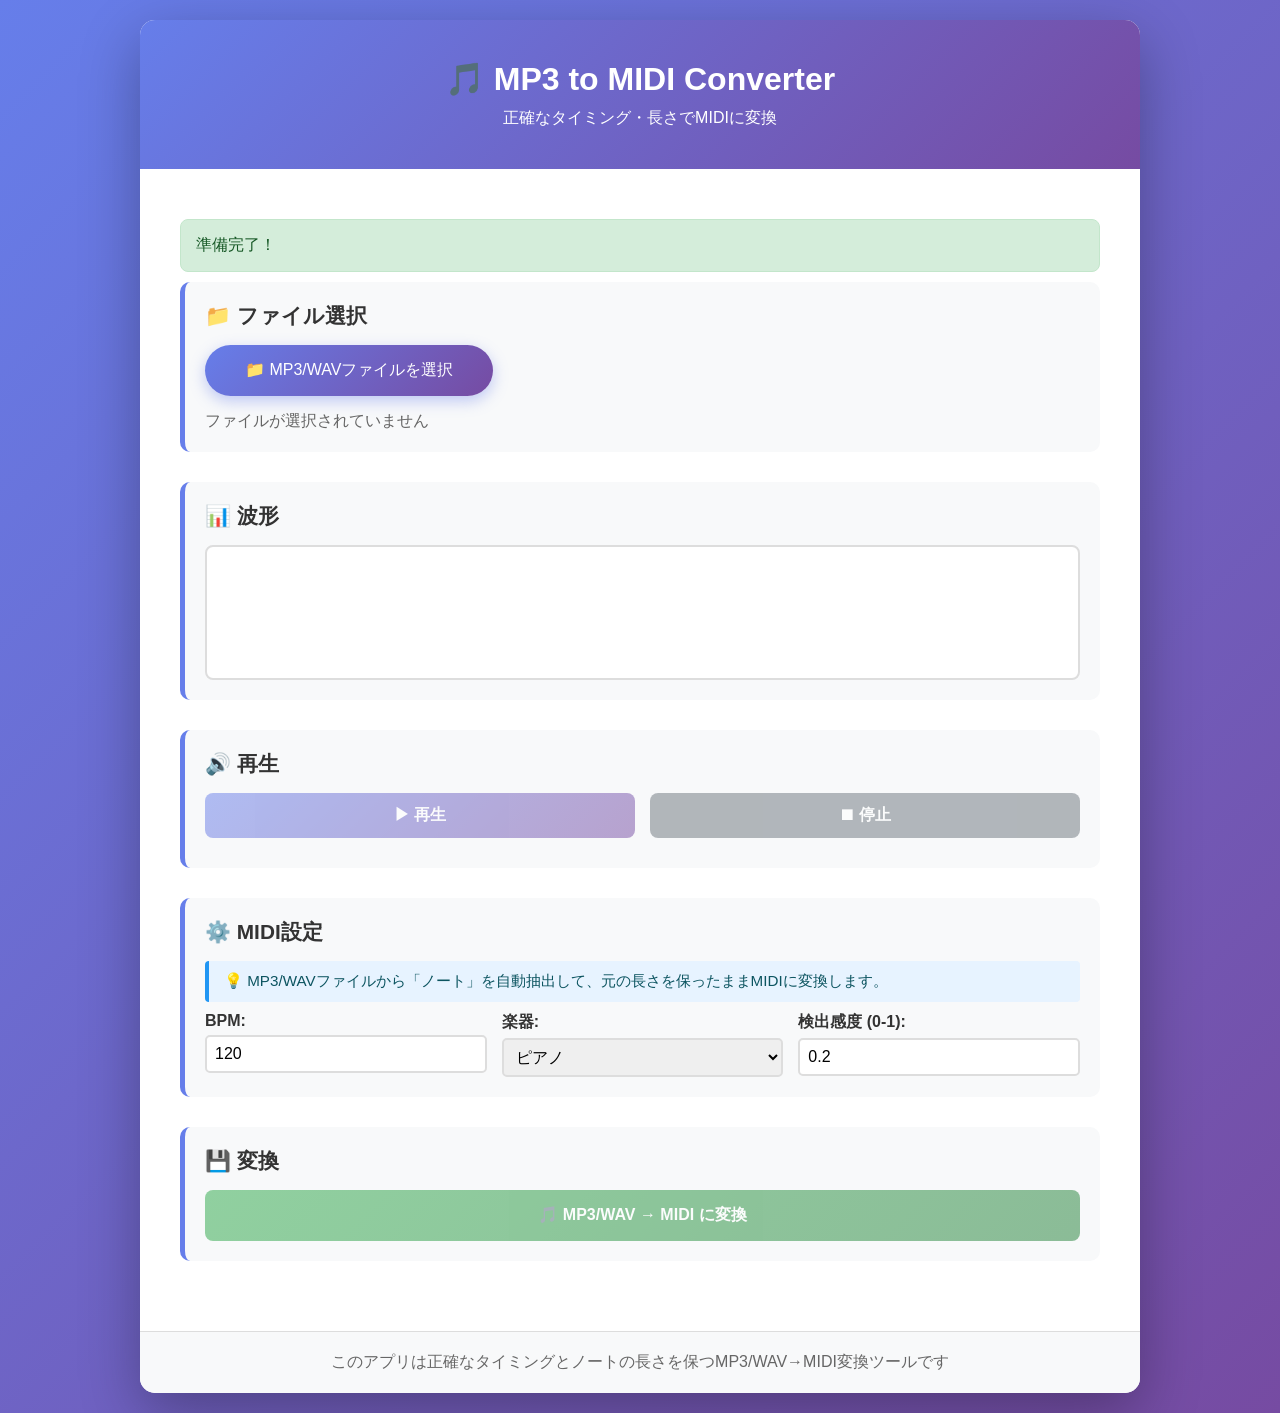
<file: converter.html>
<!DOCTYPE html>
<html lang="ja">
<head>
    <meta charset="UTF-8">
    <meta name="viewport" content="width=device-width, initial-scale=1.0">
    <title>MP3 to MIDI Converter</title>
    <style>
        * {
            margin: 0;
            padding: 0;
            box-sizing: border-box;
        }

        body {
            font-family: 'Segoe UI', Tahoma, Geneva, Verdana, sans-serif;
            background: linear-gradient(135deg, #667eea 0%, #764ba2 100%);
            color: #333;
            min-height: 100vh;
            padding: 20px;
        }

        .container {
            max-width: 1000px;
            margin: 0 auto;
            background: white;
            border-radius: 15px;
            box-shadow: 0 20px 60px rgba(0, 0, 0, 0.3);
            overflow: hidden;
        }

        header {
            background: linear-gradient(135deg, #667eea 0%, #764ba2 100%);
            color: white;
            padding: 40px 20px;
            text-align: center;
        }

        header h1 {
            font-size: 2em;
            margin-bottom: 10px;
        }

        main {
            padding: 40px;
        }

        section {
            margin-bottom: 30px;
            padding: 20px;
            background: #f8f9fa;
            border-radius: 10px;
            border-left: 5px solid #667eea;
        }

        h2 {
            font-size: 1.3em;
            margin-bottom: 15px;
            color: #333;
        }

        .btn-upload {
            background: linear-gradient(135deg, #667eea 0%, #764ba2 100%);
            color: white;
            border: none;
            padding: 15px 40px;
            font-size: 1em;
            border-radius: 50px;
            cursor: pointer;
            box-shadow: 0 5px 15px rgba(102, 126, 234, 0.4);
            transition: all 0.3s ease;
        }

        .btn-upload:hover {
            transform: translateY(-2px);
            box-shadow: 0 8px 20px rgba(102, 126, 234, 0.6);
        }

        .file-name {
            margin-top: 15px;
            color: #666;
        }

        canvas {
            width: 100%;
            height: auto;
            border: 2px solid #ddd;
            border-radius: 8px;
            background: white;
            margin-top: 15px;
            display: block;
        }

        .controls {
            display: grid;
            grid-template-columns: repeat(auto-fit, minmax(150px, 1fr));
            gap: 15px;
            margin-top: 15px;
        }

        .btn {
            padding: 12px 20px;
            border: none;
            border-radius: 8px;
            font-size: 1em;
            cursor: pointer;
            font-weight: 600;
            transition: all 0.3s ease;
        }

        .btn:disabled {
            opacity: 0.5;
            cursor: not-allowed;
        }

        .btn-primary {
            background: linear-gradient(135deg, #667eea 0%, #764ba2 100%);
            color: white;
        }

        .btn-primary:hover:not(:disabled) {
            transform: translateY(-2px);
        }

        .btn-secondary {
            background: #6c757d;
            color: white;
        }

        .btn-success {
            background: linear-gradient(135deg, #28a745 0%, #1e7e34 100%);
            color: white;
        }

        .btn-success:hover:not(:disabled) {
            transform: translateY(-2px);
        }

        .message {
            padding: 15px;
            margin: 10px 0;
            border-radius: 8px;
            display: none;
        }

        .message.success {
            background: #d4edda;
            color: #155724;
            border: 1px solid #c3e6cb;
            display: block;
        }

        .message.error {
            background: #f8d7da;
            color: #721c24;
            border: 1px solid #f5c6cb;
            display: block;
        }

        .settings-grid {
            display: grid;
            grid-template-columns: repeat(auto-fit, minmax(150px, 1fr));
            gap: 15px;
        }

        .setting-item {
            display: flex;
            flex-direction: column;
        }

        .setting-item label {
            font-weight: 600;
            margin-bottom: 5px;
        }

        .setting-item input,
        .setting-item select {
            padding: 8px;
            border: 2px solid #ddd;
            border-radius: 5px;
            font-size: 1em;
        }

        .setting-item input:focus,
        .setting-item select:focus {
            outline: none;
            border-color: #667eea;
        }

        footer {
            background: #f8f9fa;
            padding: 20px;
            text-align: center;
            border-top: 1px solid #ddd;
            color: #666;
        }

        .info-text {
            background: #e7f3ff;
            border-left: 4px solid #2196F3;
            padding: 10px 15px;
            margin: 10px 0;
            border-radius: 4px;
            color: #0c5460;
            font-size: 0.95em;
        }

        @media (max-width: 768px) {
            main {
                padding: 20px;
            }
            section {
                padding: 15px;
            }
            header h1 {
                font-size: 1.5em;
            }
        }
    </style>
</head>
<body>
    <div class="container">
        <header>
            <h1>🎵 MP3 to MIDI Converter</h1>
            <p>正確なタイミング・長さでMIDIに変換</p>
        </header>

        <main>
            <div id="message" class="message"></div>

            <!-- ファイルアップロード -->
            <section>
                <h2>📁 ファイル選択</h2>
                <input type="file" id="audioFile" accept=".mp3,.wav,.m4a" style="display:none;">
                <button class="btn-upload" onclick="selectFile()">
                    📁 MP3/WAVファイルを選択
                </button>
                <p id="fileName" class="file-name">ファイルが選択されていません</p>
            </section>

            <!-- 波形表示 -->
            <section>
                <h2>📊 波形</h2>
                <canvas id="waveform" width="800" height="120"></canvas>
            </section>

            <!-- 再生コントロール -->
            <section>
                <h2>🔊 再生</h2>
                <div class="controls">
                    <button id="playBtn" class="btn btn-primary" onclick="playAudio()" disabled>
                        ▶ 再生
                    </button>
                    <button id="stopBtn" class="btn btn-secondary" onclick="stopAudio()" disabled>
                        ⏹ 停止
                    </button>
                </div>
                <p id="timeInfo" class="file-name" style="margin-top: 10px;"></p>
            </section>

            <!-- MIDI生成設定 -->
            <section>
                <h2>⚙️ MIDI設定</h2>
                <div class="info-text">
                    💡 MP3/WAVファイルから「ノート」を自動抽出して、元の長さを保ったままMIDIに変換します。
                </div>
                <div class="settings-grid">
                    <div class="setting-item">
                        <label for="bpmInput">BPM:</label>
                        <input type="number" id="bpmInput" value="120" min="40" max="300">
                    </div>
                    <div class="setting-item">
                        <label for="instrumentSelect">楽器:</label>
                        <select id="instrumentSelect">
                            <option value="0">ピアノ</option>
                            <option value="24">ギター</option>
                            <option value="32">ベース</option>
                            <option value="40">バイオリン</option>
                            <option value="48">弦楽器</option>
                        </select>
                    </div>
                    <div class="setting-item">
                        <label for="thresholdInput">検出感度 (0-1):</label>
                        <input type="number" id="thresholdInput" value="0.2" min="0" max="1" step="0.05">
                    </div>
                </div>
            </section>

            <!-- 変換ボタン -->
            <section>
                <h2>💾 変換</h2>
                <button id="convertBtn" class="btn btn-success" onclick="convertToMIDI()" disabled style="width: 100%; padding: 15px;">
                    🎵 MP3/WAV → MIDI に変換
                </button>
            </section>
        </main>

        <footer>
            <p>このアプリは正確なタイミングとノートの長さを保つMP3/WAV→MIDI変換ツールです</p>
        </footer>
    </div>

    <script>
        let audioContext;
        let audioBuffer;
        let audioSource;
        let startTime;
        let pauseTime = 0;
        let isPlaying = false;

        // ページ読み込み時の初期化
        window.addEventListener('load', () => {
            try {
                const AudioContext = window.AudioContext || window.webkitAudioContext;
                audioContext = new AudioContext();
                showMessage('準備完了！', 'success');
            } catch(e) {
                showMessage('Web Audio APIが利用できません', 'error');
            }
        });

        // メッセージ表示
        function showMessage(text, type = 'success') {
            const el = document.getElementById('message');
            el.textContent = text;
            el.className = 'message ' + type;
            setTimeout(() => { el.className = 'message'; }, 5000);
        }

        // ファイル選択
        function selectFile() {
            document.getElementById('audioFile').click();
        }

        // ファイルアップロード処理
        document.getElementById('audioFile').addEventListener('change', (e) => {
            const file = e.target.files[0];
            if (!file) return;

            document.getElementById('fileName').textContent = '📄 ' + file.name;
            showMessage('ファイルを読み込み中...', 'success');

            const reader = new FileReader();
            reader.onload = (evt) => {
                audioContext.decodeAudioData(
                    evt.target.result,
                    (buffer) => {
                        audioBuffer = buffer;
                        drawWaveform(buffer);
                        document.getElementById('playBtn').disabled = false;
                        document.getElementById('convertBtn').disabled = false;
                        updateTimeInfo();
                        showMessage('ファイルが読み込まれました！', 'success');
                    },
                    (err) => {
                        showMessage('デコードエラー：' + err, 'error');
                    }
                );
            };
            reader.readAsArrayBuffer(file);
        });

        // 波形描画
        function drawWaveform(buffer) {
            const canvas = document.getElementById('waveform');
            const ctx = canvas.getContext('2d');
            const data = buffer.getChannelData(0);

            ctx.fillStyle = '#f8f9fa';
            ctx.fillRect(0, 0, canvas.width, canvas.height);

            ctx.strokeStyle = '#667eea';
            ctx.lineWidth = 1;
            ctx.beginPath();

            const step = Math.ceil(data.length / canvas.width);
            const amp = canvas.height / 2;

            for (let i = 0; i < canvas.width; i++) {
                let min = 0, max = 0;
                for (let j = i * step; j < (i + 1) * step && j < data.length; j++) {
                    min = Math.min(min, data[j]);
                    max = Math.max(max, data[j]);
                }
                const y = amp + min * amp;
                if (i === 0) ctx.moveTo(i, y);
                else ctx.lineTo(i, y);
            }
            ctx.stroke();
        }

        // 時間情報の表示
        function updateTimeInfo() {
            if (!audioBuffer) return;
            const duration = audioBuffer.duration;
            const minutes = Math.floor(duration / 60);
            const seconds = Math.floor(duration % 60);
            document.getElementById('timeInfo').textContent = 
                `⏱️ 長さ: ${minutes}:${seconds.toString().padStart(2, '0')} (${duration.toFixed(2)}秒)`;
        }

        // 再生
        function playAudio() {
            if (!audioBuffer || isPlaying) return;

            if (audioContext.state === 'suspended') {
                audioContext.resume();
            }

            try {
                audioSource = audioContext.createBufferSource();
                audioSource.buffer = audioBuffer;
                audioSource.connect(audioContext.destination);
                
                startTime = audioContext.currentTime - pauseTime;
                audioSource.start(0, pauseTime);

                document.getElementById('playBtn').disabled = true;
                document.getElementById('stopBtn').disabled = false;
                isPlaying = true;

                audioSource.onended = () => {
                    resetPlayState();
                };

                showMessage('再生中...', 'success');
            } catch(e) {
                showMessage('再生エラー: ' + e.message, 'error');
            }
        }

        // 停止
        function stopAudio() {
            if (audioSource) {
                audioSource.stop();
            }
            resetPlayState();
            pauseTime = 0;
            showMessage('停止', 'success');
        }

        function resetPlayState() {
            document.getElementById('playBtn').disabled = false;
            document.getElementById('stopBtn').disabled = true;
            isPlaying = false;
        }

        // MIDI変換メイン処理
        function convertToMIDI() {
            if (!audioBuffer) {
                showMessage('ファイルを選択してください', 'error');
                return;
            }

            try {
                showMessage('MIDIを生成中...', 'success');

                const bpm = parseInt(document.getElementById('bpmInput').value);
                const instrument = parseInt(document.getElementById('instrumentSelect').value);
                const threshold = parseFloat(document.getElementById('thresholdInput').value);

                // ノートを抽出
                const notes = extractNotes(audioBuffer, bpm, threshold);
                console.log('抽出されたノート数:', notes.length);
                console.log('ノートの詳細:', notes.slice(0, 5));

                // MIDIファイルを生成
                const midiData = generateMIDI(notes, bpm, instrument, audioBuffer.duration);

                // ダウンロード
                downloadMIDI(midiData, 'converted.mid');

                showMessage(`✅ MIDI生成完了！${notes.length}個のノートを変換しました。`, 'success');
            } catch (e) {
                console.error(e);
                showMessage('エラー：' + e.message, 'error');
            }
        }

        // オーディオからノートを抽出
        function extractNotes(buffer, bpm, threshold) {
            const notes = [];
            const data = buffer.getChannelData(0);
            const sampleRate = buffer.sampleRate;
            const totalDuration = buffer.duration;

            // 時間窓のサイズ（デフォルト50ms）
            const windowSize = Math.floor(sampleRate * 0.05);
            const hopSize = Math.floor(sampleRate * 0.025); // 25msずつスライド

            let currentTime = 0;

            for (let i = 0; i < data.length - windowSize; i += hopSize) {
                // RMS（音量）を計算
                let sum = 0;
                for (let j = 0; j < windowSize; j++) {
                    sum += data[i + j] * data[i + j];
                }
                const rms = Math.sqrt(sum / windowSize);

                // しきい値を超えた場合だけ周波数を推定
                if (rms > threshold) {
                    const freq = estimateFrequency(data, i, windowSize, sampleRate);

                    if (freq > 50 && freq < 4000) { // 有効な周波数範囲
                        const note = frequencyToMidiNote(freq);
                        const velocity = Math.min(127, Math.max(20, Math.round(rms * 300)));

                        // 同じノートが続く場合は長さを延ばす
                        if (notes.length > 0 && notes[notes.length - 1].note === note) {
                            notes[notes.length - 1].durationSamples += hopSize;
                        } else {
                            notes.push({
                                note,
                                velocity,
                                startSamples: i,
                                durationSamples: hopSize,
                                startTime: i / sampleRate
                            });
                        }
                    }
                }
            }

            return notes;
        }

        // 周波数を推定（オートコリレーション法）
        function estimateFrequency(data, startIndex, windowSize, sampleRate) {
            const maxLag = Math.floor(sampleRate / 50); // 50Hzまで
            let bestCorrelation = 0;
            let bestLag = 1;

            // ウィンドウをコピー
            const window = [];
            for (let i = 0; i < Math.min(windowSize, data.length - startIndex); i++) {
                window.push(data[startIndex + i]);
            }

            // オートコリレーションを計算
            for (let lag = 1; lag < Math.min(maxLag, window.length / 2); lag++) {
                let correlation = 0;
                for (let i = 0; i < window.length - lag; i++) {
                    correlation += window[i] * window[i + lag];
                }
                if (correlation > bestCorrelation) {
                    bestCorrelation = correlation;
                    bestLag = lag;
                }
            }

            if (bestLag > 0) {
                return sampleRate / bestLag;
            }
            return 0;
        }

        // 周波数からMIDIノート番号に変換
        function frequencyToMidiNote(freq) {
            if (freq <= 0) return 60;
            // MIDI note = 69 + 12 * log2(f / 440)
            const note = Math.round(12 * Math.log2(freq / 440) + 69);
            return Math.max(0, Math.min(127, note));
        }

        // MIDI生成
        function generateMIDI(notes, bpm, instrument, totalDuration) {
            const ticksPerBeat = 480;
            const secondsPerBeat = 60 / bpm;
            const trackData = [];

            // Set tempo
            const tempo = Math.round(60000000 / bpm);
            trackData.push(0x00, 0xFF, 0x51, 0x03);
            trackData.push((tempo >> 16) & 0xFF, (tempo >> 8) & 0xFF, tempo & 0xFF);

            // Program change
            trackData.push(0x00, 0xC0, instrument);

            let lastTick = 0;

            // ノートを追加
            for (const note of notes) {
                const tick = Math.round((note.startTime / secondsPerBeat) * ticksPerBeat);
                const durationTicks = Math.round((note.durationSamples / (note.durationSamples + 1)) * ticksPerBeat * 0.5);

                // Note on
                const deltaTime = tick - lastTick;
                trackData.push(...encodeVariableLength(deltaTime));
                trackData.push(0x90, note.note, note.velocity);

                // Note off
                trackData.push(...encodeVariableLength(Math.max(1, durationTicks)));
                trackData.push(0x80, note.note, 0x40);

                lastTick = tick + Math.max(1, durationTicks);
            }

            // 最後に時間を足す
            const endTick = Math.round((totalDuration / secondsPerBeat) * ticksPerBeat);
            const finalDelta = Math.max(1, endTick - lastTick);
            trackData.push(...encodeVariableLength(finalDelta));

            // End of track
            trackData.push(0x00, 0xFF, 0x2F, 0x00);

            // MIDIファイルの完成
            const data = [];
            data.push(0x4D, 0x54, 0x68, 0x64); // "MThd"
            data.push(0x00, 0x00, 0x00, 0x06); // Header length
            data.push(0x00, 0x00); // Format 0
            data.push(0x00, 0x01); // 1 track
            data.push((ticksPerBeat >> 8) & 0xFF, ticksPerBeat & 0xFF); // Ticks per beat

            data.push(0x4D, 0x54, 0x72, 0x6B); // "MTrk"
            data.push(...encodeLength(trackData.length)); // Track length
            data.push(...trackData);

            return new Uint8Array(data);
        }

        // Variable length quantity
        function encodeVariableLength(value) {
            const bytes = [];
            bytes.unshift(value & 0x7F);
            value >>= 7;
            while (value > 0) {
                bytes.unshift((value & 0x7F) | 0x80);
                value >>= 7;
            }
            return bytes;
        }

        // 32-bit length encoding
        function encodeLength(length) {
            return [
                (length >> 24) & 0xFF,
                (length >> 16) & 0xFF,
                (length >> 8) & 0xFF,
                length & 0xFF
            ];
        }

        // MIDIダウンロード
        function downloadMIDI(data, filename) {
            const blob = new Blob([data], { type: 'audio/midi' });
            const url = URL.createObjectURL(blob);
            const a = document.createElement('a');
            a.href = url;
            a.download = filename;
            document.body.appendChild(a);
            a.click();
            document.body.removeChild(a);
            URL.revokeObjectURL(url);
        }
    </script>
</body>
</html>
</file>
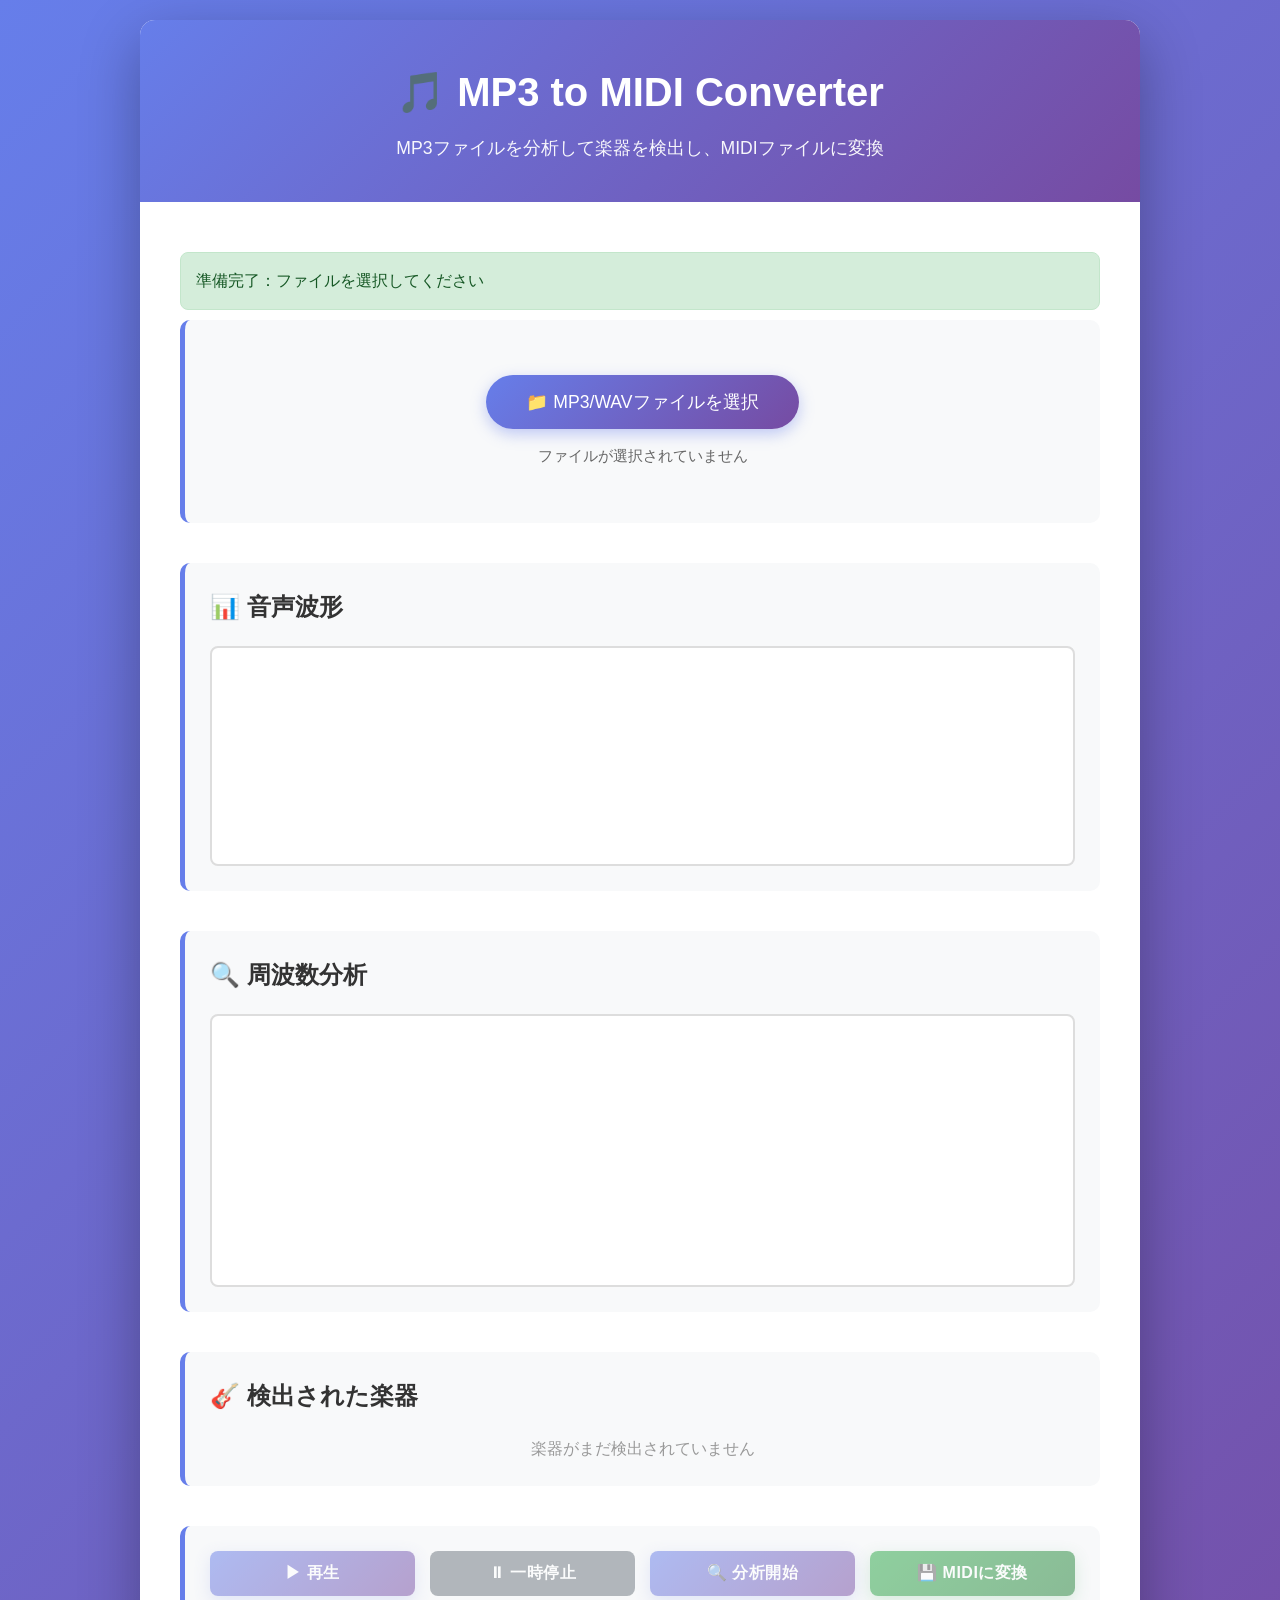
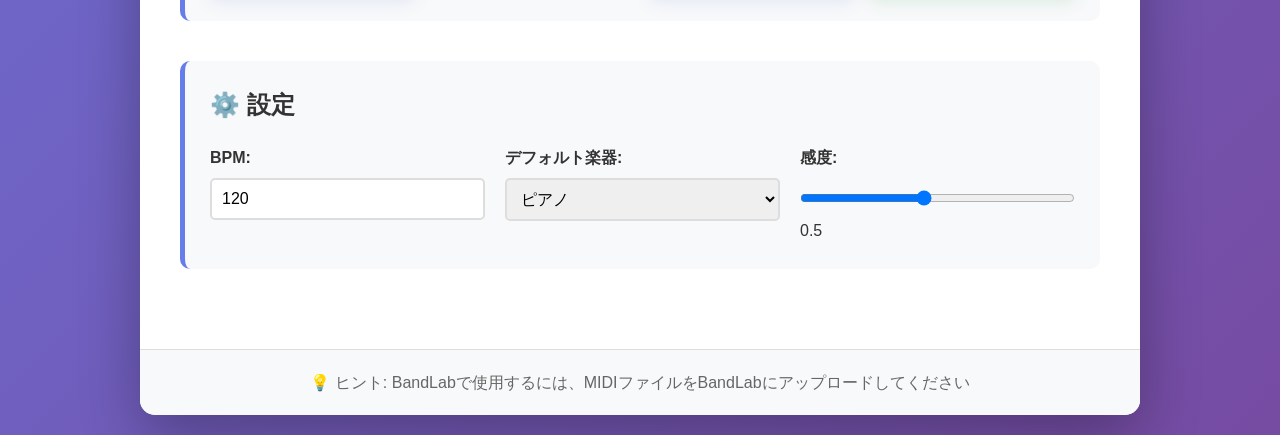
<file: converter_fixed.html>
<!DOCTYPE html>
<html lang="ja">
<head>
    <meta charset="UTF-8">
    <meta name="viewport" content="width=device-width, initial-scale=1.0">
    <title>MP3 to MIDI Converter - 楽器検出・変換アプリ</title>
    <style>
        * {
            margin: 0;
            padding: 0;
            box-sizing: border-box;
        }

        body {
            font-family: 'Segoe UI', Tahoma, Geneva, Verdana, sans-serif;
            background: linear-gradient(135deg, #667eea 0%, #764ba2 100%);
            color: #333;
            line-height: 1.6;
            min-height: 100vh;
            padding: 20px;
            overflow-x: hidden;
        }

        .container {
            max-width: 1000px;
            margin: 0 auto;
            background: white;
            border-radius: 15px;
            box-shadow: 0 20px 60px rgba(0, 0, 0, 0.3);
            overflow: hidden;
        }

        header {
            background: linear-gradient(135deg, #667eea 0%, #764ba2 100%);
            color: white;
            padding: 40px 20px;
            text-align: center;
        }

        header h1 {
            font-size: 2.5em;
            margin-bottom: 10px;
        }

        header p {
            font-size: 1.1em;
            opacity: 0.95;
        }

        main {
            padding: 40px;
        }

        section {
            margin-bottom: 40px;
            padding: 25px;
            background: #f8f9fa;
            border-radius: 10px;
            border-left: 5px solid #667eea;
        }

        h2 {
            font-size: 1.5em;
            margin-bottom: 20px;
            color: #333;
        }

        .upload-box {
            text-align: center;
            padding: 30px;
        }

        .btn-upload {
            background: linear-gradient(135deg, #667eea 0%, #764ba2 100%);
            color: white;
            border: none;
            padding: 15px 40px;
            font-size: 1.1em;
            border-radius: 50px;
            cursor: pointer;
            transition: all 0.3s ease;
            box-shadow: 0 5px 15px rgba(102, 126, 234, 0.4);
        }

        .btn-upload:hover {
            transform: translateY(-2px);
            box-shadow: 0 8px 20px rgba(102, 126, 234, 0.6);
        }

        .file-name {
            margin-top: 15px;
            color: #666;
            font-size: 0.95em;
        }

        canvas {
            width: 100%;
            height: auto;
            border: 2px solid #ddd;
            border-radius: 8px;
            background: white;
            margin-top: 15px;
            display: block;
        }

        .instruments-list {
            display: grid;
            grid-template-columns: repeat(auto-fill, minmax(200px, 1fr));
            gap: 15px;
        }

        .instrument-card {
            background: white;
            padding: 20px;
            border-radius: 8px;
            border: 2px solid #667eea;
            text-align: center;
            transition: all 0.3s ease;
        }

        .instrument-card:hover {
            transform: translateY(-5px);
            box-shadow: 0 8px 20px rgba(102, 126, 234, 0.3);
        }

        .instrument-name {
            font-weight: bold;
            font-size: 1.1em;
            color: #333;
            margin-bottom: 8px;
        }

        .instrument-confidence {
            font-size: 0.9em;
            color: #666;
        }

        .confidence-bar {
            width: 100%;
            height: 8px;
            background: #ddd;
            border-radius: 4px;
            margin-top: 10px;
            overflow: hidden;
        }

        .confidence-fill {
            height: 100%;
            background: linear-gradient(90deg, #667eea 0%, #764ba2 100%);
            transition: width 0.3s ease;
        }

        .placeholder {
            grid-column: 1 / -1;
            text-align: center;
            color: #999;
        }

        .controls {
            display: grid;
            grid-template-columns: repeat(auto-fit, minmax(150px, 1fr));
            gap: 15px;
        }

        .btn {
            padding: 12px 20px;
            border: none;
            border-radius: 8px;
            font-size: 1em;
            cursor: pointer;
            transition: all 0.3s ease;
            font-weight: 600;
            text-transform: uppercase;
            letter-spacing: 0.5px;
        }

        .btn:disabled {
            opacity: 0.5;
            cursor: not-allowed;
        }

        .btn-primary {
            background: linear-gradient(135deg, #667eea 0%, #764ba2 100%);
            color: white;
            box-shadow: 0 5px 15px rgba(102, 126, 234, 0.3);
        }

        .btn-primary:hover:not(:disabled) {
            transform: translateY(-2px);
            box-shadow: 0 8px 20px rgba(102, 126, 234, 0.5);
        }

        .btn-secondary {
            background: #6c757d;
            color: white;
        }

        .btn-secondary:hover:not(:disabled) {
            background: #5a6268;
        }

        .btn-success {
            background: linear-gradient(135deg, #28a745 0%, #1e7e34 100%);
            color: white;
            box-shadow: 0 5px 15px rgba(40, 167, 69, 0.3);
        }

        .btn-success:hover:not(:disabled) {
            transform: translateY(-2px);
            box-shadow: 0 8px 20px rgba(40, 167, 69, 0.5);
        }

        .progress-section {
            margin-top: 20px;
        }

        .progress-bar {
            width: 100%;
            height: 30px;
            background: #ddd;
            border-radius: 15px;
            overflow: hidden;
            margin-top: 15px;
        }

        .progress-fill {
            height: 100%;
            background: linear-gradient(90deg, #667eea 0%, #764ba2 100%);
            width: 0%;
            transition: width 0.3s ease;
            display: flex;
            align-items: center;
            justify-content: center;
            color: white;
            font-weight: bold;
            font-size: 0.9em;
        }

        .settings-grid {
            display: grid;
            grid-template-columns: repeat(auto-fit, minmax(200px, 1fr));
            gap: 20px;
        }

        .setting-item {
            display: flex;
            flex-direction: column;
        }

        .setting-item label {
            font-weight: 600;
            margin-bottom: 8px;
            color: #333;
        }

        .setting-item input[type="number"],
        .setting-item input[type="range"],
        .setting-item select {
            padding: 10px;
            border: 2px solid #ddd;
            border-radius: 5px;
            font-size: 1em;
            transition: border-color 0.3s ease;
        }

        .setting-item input:focus,
        .setting-item select:focus {
            outline: none;
            border-color: #667eea;
        }

        .info-grid {
            display: grid;
            grid-template-columns: repeat(auto-fit, minmax(200px, 1fr));
            gap: 20px;
        }

        .info-item {
            background: white;
            padding: 15px;
            border-radius: 8px;
            border: 1px solid #ddd;
        }

        .info-label {
            display: block;
            font-weight: 600;
            color: #333;
            margin-bottom: 8px;
        }

        .info-value {
            display: block;
            font-size: 1.2em;
            color: #667eea;
            font-weight: bold;
        }

        .message {
            padding: 15px;
            margin: 10px 0;
            border-radius: 8px;
            display: none;
        }

        .message.success {
            background: #d4edda;
            color: #155724;
            border: 1px solid #c3e6cb;
            display: block;
        }

        .message.error {
            background: #f8d7da;
            color: #721c24;
            border: 1px solid #f5c6cb;
            display: block;
        }

        .message.info {
            background: #d1ecf1;
            color: #0c5460;
            border: 1px solid #bee5eb;
            display: block;
        }

        footer {
            background: #f8f9fa;
            padding: 20px;
            text-align: center;
            border-top: 1px solid #ddd;
            color: #666;
        }

        @media (max-width: 768px) {
            header h1 {
                font-size: 1.8em;
            }

            main {
                padding: 20px;
            }

            section {
                padding: 15px;
                margin-bottom: 20px;
            }

            h2 {
                font-size: 1.3em;
            }

            .controls {
                grid-template-columns: 1fr;
            }

            .instruments-list {
                grid-template-columns: repeat(auto-fill, minmax(120px, 1fr));
            }
        }
    </style>
</head>
<body>
    <div class="container">
        <header>
            <h1>🎵 MP3 to MIDI Converter</h1>
            <p>MP3ファイルを分析して楽器を検出し、MIDIファイルに変換</p>
        </header>

        <main>
            <div id="message" class="message"></div>

            <!-- ファイルアップロードセクション -->
            <section class="upload-section">
                <div class="upload-box">
                    <input type="file" id="audioFile" accept=".mp3,.wav,.m4a,.ogg" style="display:none;">
                    <button class="btn-upload" onclick="selectAudioFile()">
                        📁 MP3/WAVファイルを選択
                    </button>
                    <p id="fileName" class="file-name">ファイルが選択されていません</p>
                </div>
            </section>

            <!-- 音声表示セクション -->
            <section class="visualization-section">
                <h2>📊 音声波形</h2>
                <canvas id="waveformCanvas" width="800" height="200"></canvas>
            </section>

            <!-- 周波数分析セクション -->
            <section class="analysis-section">
                <h2>🔍 周波数分析</h2>
                <canvas id="frequencyCanvas" width="800" height="250"></canvas>
            </section>

            <!-- 楽器検出セクション -->
            <section class="instruments-section">
                <h2>🎸 検出された楽器</h2>
                <div id="instrumentsList" class="instruments-list">
                    <p class="placeholder">楽器がまだ検出されていません</p>
                </div>
            </section>

            <!-- 操作パネル -->
            <section class="controls-section">
                <div class="controls">
                    <button id="playBtn" class="btn btn-primary" onclick="playAudio()" disabled>
                        ▶ 再生
                    </button>
                    <button id="pauseBtn" class="btn btn-secondary" onclick="pauseAudio()" disabled>
                        ⏸ 一時停止
                    </button>
                    <button id="analyzeBtn" class="btn btn-primary" onclick="analyzeAudio()" disabled>
                        🔍 分析開始
                    </button>
                    <button id="convertBtn" class="btn btn-success" onclick="convertToMIDI()" disabled>
                        💾 MIDIに変換
                    </button>
                </div>
                <div class="progress-section" id="progressSection" style="display:none;">
                    <p id="progressText">分析中...</p>
                    <div class="progress-bar">
                        <div id="progressFill" class="progress-fill"></div>
                    </div>
                </div>
            </section>

            <!-- 設定セクション -->
            <section class="settings-section">
                <h2>⚙️ 設定</h2>
                <div class="settings-grid">
                    <div class="setting-item">
                        <label for="bpmInput">BPM:</label>
                        <input type="number" id="bpmInput" value="120" min="40" max="300">
                    </div>
                    <div class="setting-item">
                        <label for="instrumentSelect">デフォルト楽器:</label>
                        <select id="instrumentSelect">
                            <option value="0">ピアノ</option>
                            <option value="24">ギター</option>
                            <option value="32">ベース</option>
                            <option value="40">バイオリン</option>
                            <option value="48">弦楽器</option>
                            <option value="56">トランペット</option>
                            <option value="71">クラリネット</option>
                        </select>
                    </div>
                    <div class="setting-item">
                        <label for="sensitivityInput">感度:</label>
                        <input type="range" id="sensitivityInput" min="0.1" max="1" step="0.1" value="0.5">
                        <span id="sensitivityValue">0.5</span>
                    </div>
                </div>
            </section>

            <!-- 出力情報 -->
            <section class="info-section" id="infoSection" style="display:none;">
                <h2>📈 分析結果</h2>
                <div class="info-grid">
                    <div class="info-item">
                        <span class="info-label">検出ノート数:</span>
                        <span id="noteCount" class="info-value">-</span>
                    </div>
                    <div class="info-item">
                        <span class="info-label">最高周波数:</span>
                        <span id="maxFreq" class="info-value">-</span>
                    </div>
                    <div class="info-item">
                        <span class="info-label">最低周波数:</span>
                        <span id="minFreq" class="info-value">-</span>
                    </div>
                </div>
            </section>
        </main>

        <footer>
            <p>💡 ヒント: BandLabで使用するには、MIDIファイルをBandLabにアップロードしてください</p>
        </footer>
    </div>

    <script>
        // グローバル変数
        let audioContext;
        let analyser;
        let audioBuffer;
        let source;
        let isPlaying = false;
        let analysisData = {
            frequencies: [],
            peaks: [],
            instruments: []
        };

        // メッセージ表示
        function showMessage(text, type = 'info') {
            const messageEl = document.getElementById('message');
            messageEl.textContent = text;
            messageEl.className = 'message ' + type;
            setTimeout(() => {
                messageEl.className = 'message';
            }, 5000);
        }

        // 初期化
        window.addEventListener('load', () => {
            console.log('Page loaded');
            initAudioContext();
            setupEventListeners();
        });

        // Audio Context の初期化
        function initAudioContext() {
            try {
                const AudioCtx = window.AudioContext || window.webkitAudioContext;
                audioContext = new AudioCtx();
                analyser = audioContext.createAnalyser();
                analyser.fftSize = 2048;
                analyser.smoothingTimeConstant = 0.8;
                console.log('AudioContext initialized:', audioContext.state);
                showMessage('準備完了：ファイルを選択してください', 'success');
            } catch(e) {
                console.error('Web Audio API error:', e);
                showMessage('Web Audio APIに対応していません', 'error');
            }
        }

        // イベントリスナーの設定
        function setupEventListeners() {
            const audioFileInput = document.getElementById('audioFile');
            const sensitivityInput = document.getElementById('sensitivityInput');
            
            audioFileInput.addEventListener('change', handleFileUpload);
            sensitivityInput.addEventListener('input', (e) => {
                document.getElementById('sensitivityValue').textContent = e.target.value;
            });
        }

        // ファイル選択処理
        function selectAudioFile() {
            document.getElementById('audioFile').click();
        }

        // ファイルアップロード処理
        function handleFileUpload(event) {
            const file = event.target.files[0];
            if (!file) return;

            console.log('File selected:', file.name, file.size);
            const fileName = file.name;
            document.getElementById('fileName').textContent = '📄 ' + fileName;
            showMessage('ファイルを読み込み中...', 'info');

            const reader = new FileReader();
            reader.onload = (e) => {
                console.log('File loaded');
                decodeAudio(e.target.result);
            };
            reader.onerror = () => {
                showMessage('ファイル読み込みエラー', 'error');
            };
            reader.readAsArrayBuffer(file);
        }

        // オーディオデコード
        function decodeAudio(arrayBuffer) {
            if (!audioContext) {
                showMessage('AudioContextが初期化されていません', 'error');
                return;
            }

            console.log('Decoding audio...');
            audioContext.decodeAudioData(
                arrayBuffer,
                (buffer) => {
                    console.log('Audio decoded successfully');
                    audioBuffer = buffer;
                    enableControls();
                    visualizeWaveform();
                    showMessage('ファイルが読み込まれました！', 'success');
                },
                (error) => {
                    console.error('Decode error:', error);
                    showMessage('デコードエラー：' + error.message, 'error');
                }
            );
        }

        // 制御ボタンの有効化
        function enableControls() {
            document.getElementById('playBtn').disabled = false;
            document.getElementById('pauseBtn').disabled = false;
            document.getElementById('analyzeBtn').disabled = false;
            console.log('Controls enabled');
        }

        // 波形の可視化
        function visualizeWaveform() {
            const canvas = document.getElementById('waveformCanvas');
            if (!canvas || !audioBuffer) return;
            
            const ctx = canvas.getContext('2d');
            const data = audioBuffer.getChannelData(0);
            
            ctx.fillStyle = '#f8f9fa';
            ctx.fillRect(0, 0, canvas.width, canvas.height);
            
            ctx.strokeStyle = '#667eea';
            ctx.lineWidth = 1;
            ctx.beginPath();
            
            const step = Math.ceil(data.length / canvas.width);
            const amp = canvas.height / 2;
            
            for (let i = 0; i < canvas.width; i++) {
                let min = 0, max = 0;
                for (let j = i * step; j < (i + 1) * step && j < data.length; j++) {
                    min = Math.min(min, data[j]);
                    max = Math.max(max, data[j]);
                }
                
                const y = amp + min * amp;
                if (i === 0) {
                    ctx.moveTo(i, y);
                } else {
                    ctx.lineTo(i, y);
                }
            }
            
            ctx.stroke();
            console.log('Waveform visualized');
        }

        // 再生
        function playAudio() {
            if (!audioBuffer) {
                showMessage('ファイルを選択してください', 'error');
                return;
            }

            if (isPlaying) {
                pauseAudio();
                return;
            }
            
            try {
                if (audioContext.state === 'suspended') {
                    audioContext.resume();
                }
                
                source = audioContext.createBufferSource();
                source.buffer = audioBuffer;
                source.connect(analyser);
                analyser.connect(audioContext.destination);
                
                source.onended = () => {
                    isPlaying = false;
                    document.getElementById('pauseBtn').disabled = true;
                };
                
                source.start(0);
                isPlaying = true;
                document.getElementById('pauseBtn').disabled = false;
                console.log('Playback started');
                showMessage('再生中...', 'info');
            } catch(e) {
                console.error('Play error:', e);
                showMessage('再生エラー：' + e.message, 'error');
            }
        }

        // 一時停止
        function pauseAudio() {
            if (source) {
                try {
                    source.stop();
                    isPlaying = false;
                    document.getElementById('pauseBtn').disabled = true;
                    console.log('Playback stopped');
                    showMessage('一時停止', 'info');
                } catch(e) {
                    console.log('Stop error (expected):', e.message);
                }
            }
        }

        // 分析開始
        function analyzeAudio() {
            if (!audioBuffer) {
                showMessage('ファイルを選択してください', 'error');
                return;
            }
            
            console.log('Analysis started');
            document.getElementById('progressSection').style.display = 'block';
            document.getElementById('analyzeBtn').disabled = true;
            showMessage('分析中...', 'info');
            
            setTimeout(() => performAnalysis(), 100);
        }

        // 分析処理
        function performAnalysis() {
            try {
                const data = audioBuffer.getChannelData(0);
                const sensitivity = parseFloat(document.getElementById('sensitivityInput').value);
                
                console.log('Performing FFT analysis...');
                const frequencyData = performFFT(data);
                analysisData.frequencies = frequencyData;
                
                console.log('Detecting peaks...');
                const peaks = detectPeaks(frequencyData, sensitivity);
                analysisData.peaks = peaks;
                console.log('Peaks found:', peaks.length);
                
                updateProgress(50);
                
                console.log('Estimating instruments...');
                const instruments = estimateInstruments(frequencyData, peaks);
                analysisData.instruments = instruments;
                
                visualizeFrequency(frequencyData);
                displayInstruments(instruments);
                displayAnalysisInfo(frequencyData);
                
                updateProgress(100);
                
                setTimeout(() => {
                    document.getElementById('progressSection').style.display = 'none';
                    document.getElementById('convertBtn').disabled = false;
                    document.getElementById('analyzeBtn').disabled = false;
                    showMessage('分析完了！MIDIに変換できます', 'success');
                }, 500);
            } catch(e) {
                console.error('Analysis error:', e);
                showMessage('分析エラー：' + e.message, 'error');
                document.getElementById('progressSection').style.display = 'none';
                document.getElementById('analyzeBtn').disabled = false;
            }
        }

        // FFT処理
        function performFFT(data) {
            const fftSize = 2048;
            const frequencies = new Array(fftSize / 2).fill(0);
            
            const numSamples = Math.min(Math.floor(data.length / fftSize), 5);
            
            for (let sample = 0; sample < numSamples; sample++) {
                for (let i = 0; i < fftSize / 2; i++) {
                    let real = 0, imag = 0;
                    
                    for (let k = 0; k < fftSize; k++) {
                        const idx = sample * fftSize + k;
                        if (idx >= data.length) break;
                        
                        const angle = -2 * Math.PI * i * k / fftSize;
                        real += data[idx] * Math.cos(angle);
                        imag += data[idx] * Math.sin(angle);
                    }
                    
                    const magnitude = Math.sqrt(real * real + imag * imag);
                    frequencies[i] += magnitude;
                }
            }
            
            return frequencies.map(f => f / numSamples);
        }

        // ピーク検出
        function detectPeaks(frequencies, sensitivity) {
            const peaks = [];
            const maxFreq = Math.max(...frequencies);
            const threshold = maxFreq * sensitivity;
            
            for (let i = 1; i < frequencies.length - 1; i++) {
                if (frequencies[i] > frequencies[i - 1] && 
                    frequencies[i] > frequencies[i + 1] && 
                    frequencies[i] > threshold) {
                    peaks.push({
                        index: i,
                        magnitude: frequencies[i],
                        frequency: (i * 44100) / frequencies.length
                    });
                }
            }
            
            return peaks.sort((a, b) => b.magnitude - a.magnitude).slice(0, 16);
        }

        // 楽器の推定
        function estimateInstruments(frequencies, peaks) {
            const instruments = [
                { name: 'ピアノ', range: [20, 4000], confidence: 0 },
                { name: 'ギター', range: [80, 3000], confidence: 0 },
                { name: 'ベース', range: [20, 250], confidence: 0 },
                { name: 'バイオリン', range: [195, 3000], confidence: 0 },
                { name: 'トランペット', range: [165, 2000], confidence: 0 }
            ];
            
            peaks.forEach(peak => {
                instruments.forEach(instrument => {
                    if (peak.frequency >= instrument.range[0] && 
                        peak.frequency <= instrument.range[1]) {
                        instrument.confidence += peak.magnitude;
                    }
                });
            });
            
            const maxConfidence = Math.max(...instruments.map(i => i.confidence));
            if (maxConfidence > 0) {
                instruments.forEach(inst => {
                    inst.confidence = (inst.confidence / maxConfidence) * 100;
                });
            }
            
            return instruments.filter(i => i.confidence > 5).sort((a, b) => b.confidence - a.confidence);
        }

        // 周波数の可視化
        function visualizeFrequency(frequencies) {
            const canvas = document.getElementById('frequencyCanvas');
            if (!canvas) return;
            
            const ctx = canvas.getContext('2d');
            
            ctx.fillStyle = '#f8f9fa';
            ctx.fillRect(0, 0, canvas.width, canvas.height);
            
            ctx.strokeStyle = '#764ba2';
            ctx.lineWidth = 2;
            ctx.beginPath();
            
            const step = Math.ceil(frequencies.length / canvas.width);
            const maxFreq = Math.max(...frequencies);
            const scale = canvas.height / (maxFreq + 1);
            
            for (let i = 0; i < canvas.width; i++) {
                const freq = frequencies[i * step] || 0;
                const y = canvas.height - (freq * scale);
                
                if (i === 0) {
                    ctx.moveTo(i, y);
                } else {
                    ctx.lineTo(i, y);
                }
            }
            
            ctx.stroke();
            console.log('Frequency visualized');
        }

        // 楽器の表示
        function displayInstruments(instruments) {
            const container = document.getElementById('instrumentsList');
            container.innerHTML = '';
            
            if (instruments.length === 0) {
                container.innerHTML = '<p class="placeholder">楽器が検出されませんでした<br>感度を上げて試してください</p>';
                return;
            }
            
            instruments.forEach(inst => {
                const card = document.createElement('div');
                card.className = 'instrument-card';
                card.innerHTML = `
                    <div class="instrument-name">${inst.name}</div>
                    <div class="instrument-confidence">信頼度: ${inst.confidence.toFixed(1)}%</div>
                    <div class="confidence-bar">
                        <div class="confidence-fill" style="width: ${inst.confidence}%"></div>
                    </div>
                `;
                container.appendChild(card);
            });
        }

        // 分析情報の表示
        function displayAnalysisInfo(frequencies) {
            const infoSection = document.getElementById('infoSection');
            infoSection.style.display = 'block';
            
            const peakCount = analysisData.peaks.length;
            const peakFreqs = analysisData.peaks.map(p => p.frequency);
            const minF = peakFreqs.length > 0 ? Math.min(...peakFreqs) : 0;
            const maxF = peakFreqs.length > 0 ? Math.max(...peakFreqs) : 0;
            
            document.getElementById('noteCount').textContent = peakCount;
            document.getElementById('minFreq').textContent = minF.toFixed(1) + ' Hz';
            document.getElementById('maxFreq').textContent = maxF.toFixed(1) + ' Hz';
        }

        // 進捗更新
        function updateProgress(percentage) {
            const progressFill = document.getElementById('progressFill');
            const progressText = document.getElementById('progressText');
            
            progressFill.style.width = percentage + '%';
            progressText.textContent = `分析中... ${percentage}%`;
        }

        // MIDI変換
        function convertToMIDI() {
            if (analysisData.peaks.length === 0) {
                showMessage('先に分析を実行してください', 'error');
                return;
            }
            
            try {
                const bpm = parseInt(document.getElementById('bpmInput').value);
                const instrumentNum = parseInt(document.getElementById('instrumentSelect').value);
                
                console.log('Generating MIDI...');
                const midiData = generateMIDI(analysisData, bpm, instrumentNum);
                downloadMIDI(midiData, 'converted_audio.mid');
                
                showMessage('✅ MIDIファイルが生成されダウンロードされました！', 'success');
            } catch (error) {
                console.error('MIDI generation error:', error);
                showMessage('エラー：' + error.message, 'error');
            }
        }

        // MIDI生成
        function generateMIDI(analysisData, bpm, instrumentNum) {
            const ticksPerBeat = 480;
            const midiData = [];
            
            // ヘッダー
            midiData.push(0x4D, 0x54, 0x68, 0x64); // "MThd"
            midiData.push(0x00, 0x00, 0x00, 0x06);
            midiData.push(0x00, 0x00);
            midiData.push(0x00, 0x01);
            midiData.push(0x01, 0xE0);
            
            const trackData = [];
            
            // テンポ
            const microsecondsPerBeat = Math.round(60000000 / bpm);
            trackData.push(0x00, 0xFF, 0x51, 0x03);
            trackData.push((microsecondsPerBeat >> 16) & 0xFF);
            trackData.push((microsecondsPerBeat >> 8) & 0xFF);
            trackData.push(microsecondsPerBeat & 0xFF);
            
            // プログラムチェンジ
            trackData.push(0x00, 0xC0, instrumentNum);
            
            // ノート
            let currentTick = 0;
            analysisData.peaks.slice(0, 16).forEach((peak, idx) => {
                const note = frequencyToNote(peak.frequency);
                const velocity = Math.min(127, Math.round(peak.magnitude * 10));
                const duration = ticksPerBeat * 2;
                
                // ノートオン
                trackData.push(0x00, 0x90, note, velocity);
                
                // ノートオフ
                trackData.push(0x83, 0x60, 0x80, note, 0x40); // duration: 480
            });
            
            // トラック終了
            trackData.push(0x00, 0xFF, 0x2F, 0x00);
            
            // トラックヘッダー
            midiData.push(0x4D, 0x54, 0x72, 0x6B);
            midiData.push((trackData.length >> 24) & 0xFF);
            midiData.push((trackData.length >> 16) & 0xFF);
            midiData.push((trackData.length >> 8) & 0xFF);
            midiData.push(trackData.length & 0xFF);
            
            midiData.push(...trackData);
            
            return new Uint8Array(midiData);
        }

        function frequencyToNote(frequency) {
            if (frequency <= 0) return 60;
            const noteNumber = Math.round(12 * Math.log2(frequency / 440)) + 69;
            return Math.max(0, Math.min(127, noteNumber));
        }

        function downloadMIDI(midiData, filename) {
            const blob = new Blob([midiData], { type: 'audio/midi' });
            const url = URL.createObjectURL(blob);
            const a = document.createElement('a');
            a.href = url;
            a.download = filename;
            document.body.appendChild(a);
            a.click();
            document.body.removeChild(a);
            URL.revokeObjectURL(url);
            console.log('MIDI downloaded');
        }
    </script>
</body>
</html>
</file>
